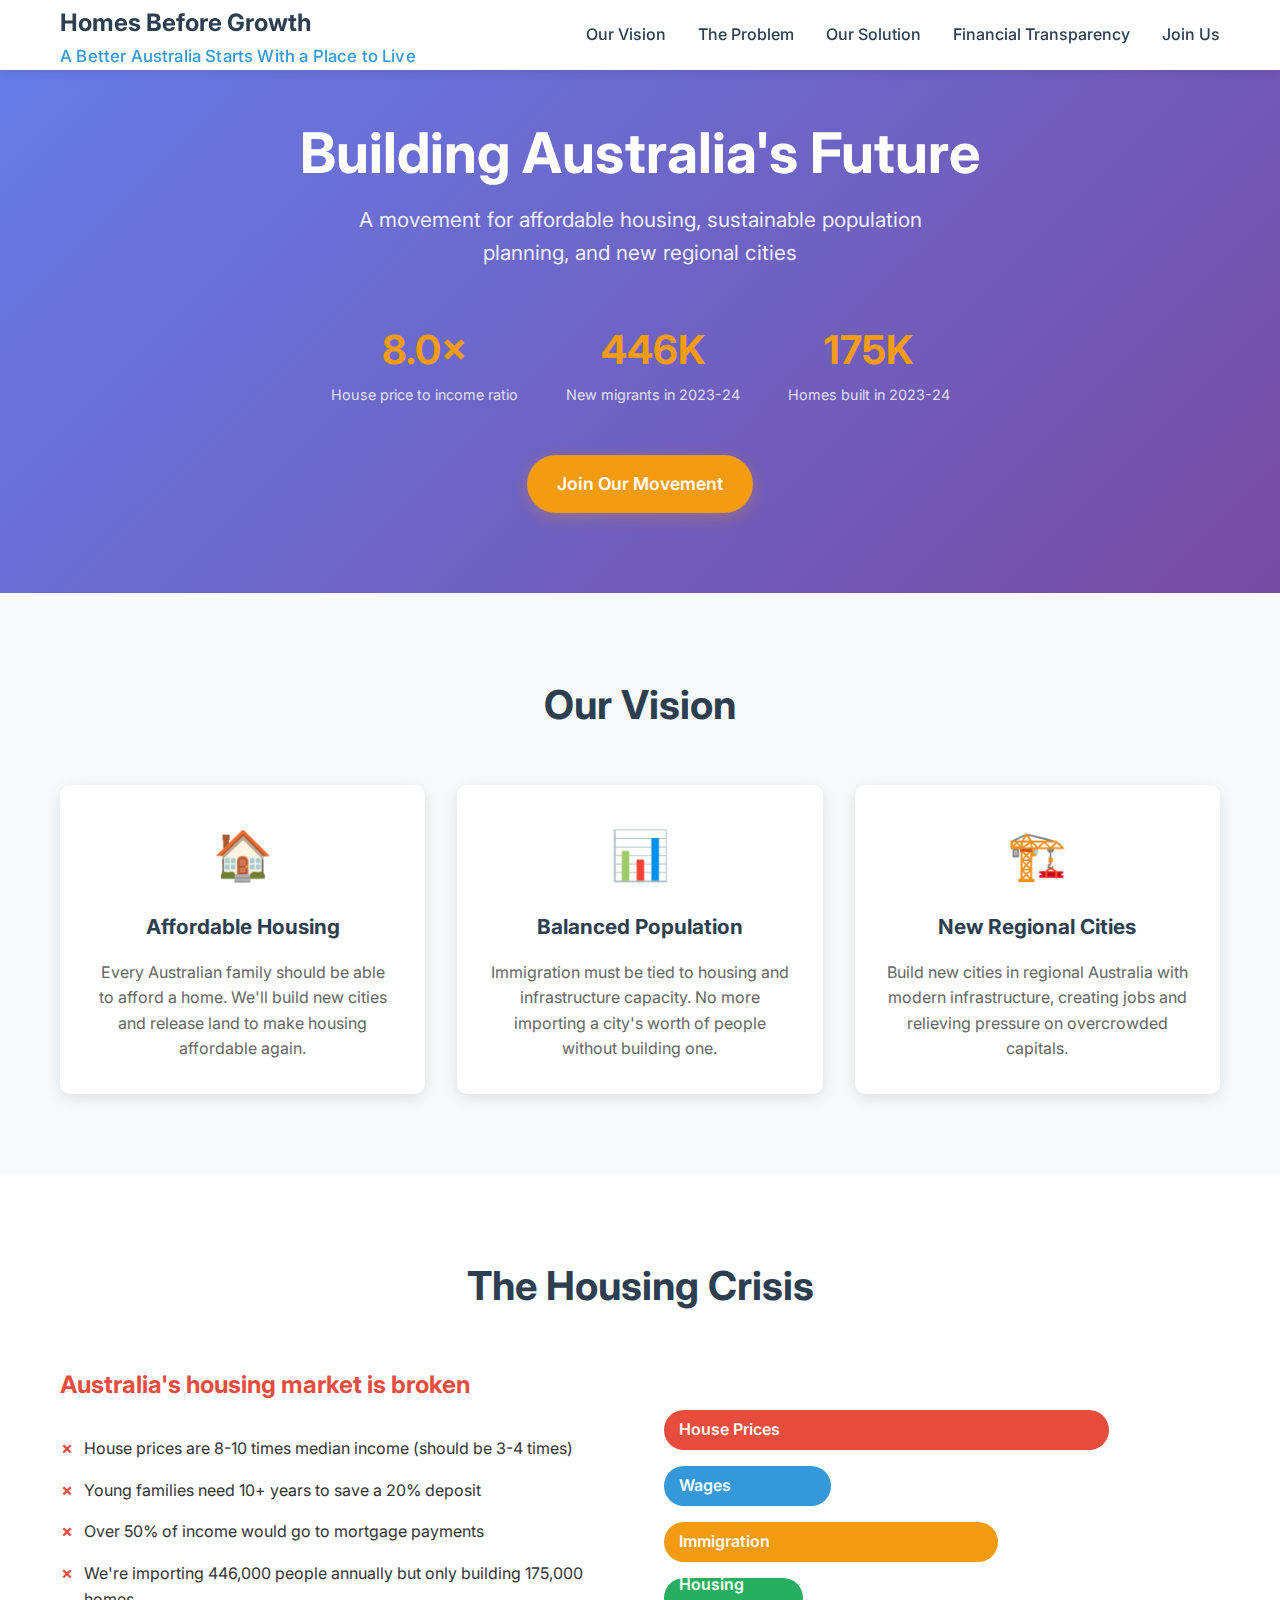
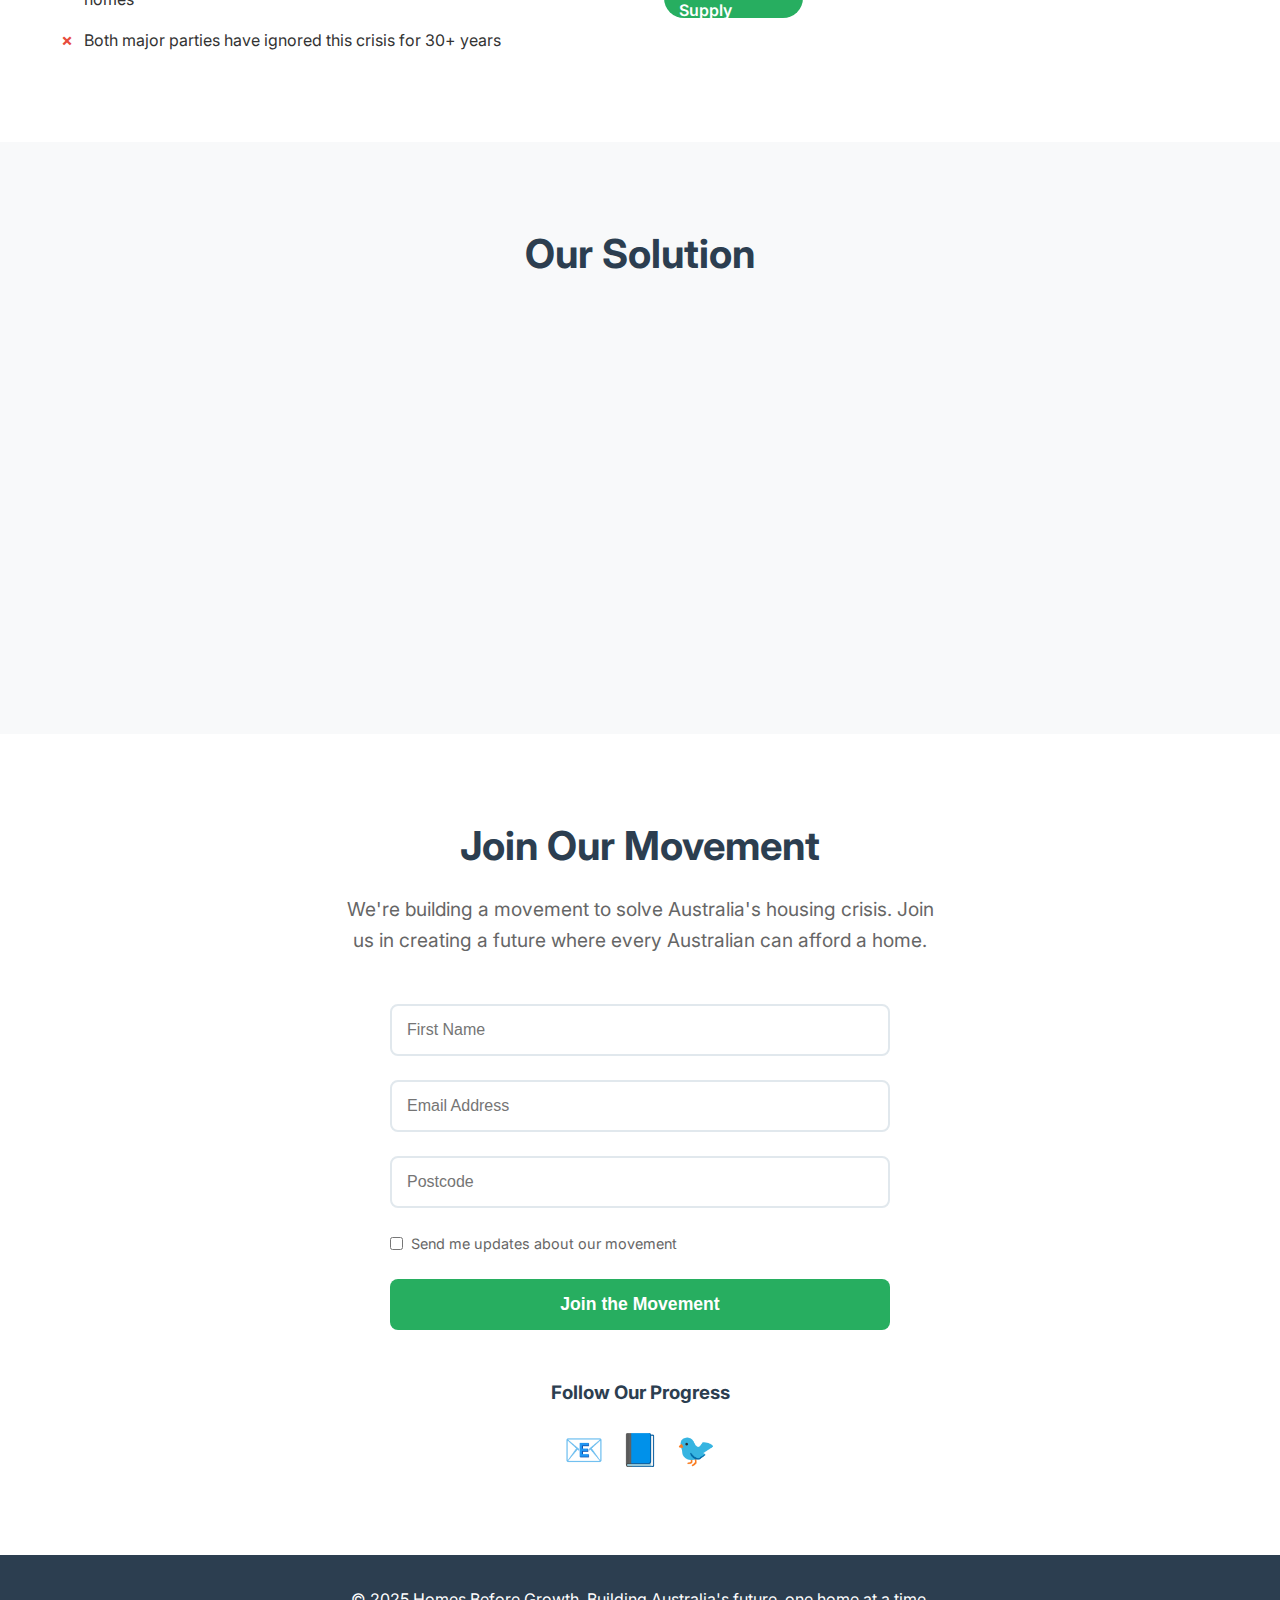
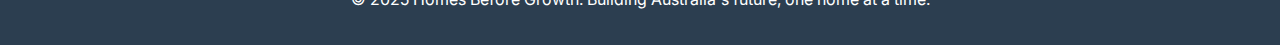
<file: index.html>
<!DOCTYPE html>
<html lang="en">
<head>
    <meta charset="UTF-8">
    <meta name="viewport" content="width=device-width, initial-scale=1.0">
    <title>Homes Before Growth - Building Australia's Future</title>
    <meta name="description" content="A movement for affordable housing, sustainable population planning, and new regional cities in Australia.">
    <link rel="stylesheet" href="styles.css">
    <link href="https://fonts.googleapis.com/css2?family=Inter:wght@300;400;500;600;700&display=swap" rel="stylesheet">
</head>
<body>
    <header class="header">
        <nav class="nav">
            <div class="nav-container">
                <div class="logo">
                    <h1>Homes Before Growth</h1>
                    <p class="slogan">A Better Australia Starts With a Place to Live</p>
                </div>
                <ul class="nav-menu">
                    <li><a href="#vision">Our Vision</a></li>
                    <li><a href="#problem">The Problem</a></li>
                    <li><a href="#solution">Our Solution</a></li>
                    <li><a href="transparency.html">Financial Transparency</a></li>
                    <li><a href="#join">Join Us</a></li>
                </ul>
            </div>
        </nav>
    </header>

    <main>
        <section class="hero">
            <div class="hero-container">
                <div class="hero-content">
                    <h1 class="hero-title">Building Australia's Future</h1>
                    <p class="hero-subtitle">A movement for affordable housing, sustainable population planning, and new regional cities</p>
                    <div class="hero-stats">
                        <div class="stat">
                            <span class="stat-number">8.0×</span>
                            <span class="stat-label">House price to income ratio</span>
                        </div>
                        <div class="stat">
                            <span class="stat-number">446K</span>
                            <span class="stat-label">New migrants in 2023-24</span>
                        </div>
                        <div class="stat">
                            <span class="stat-number">175K</span>
                            <span class="stat-label">Homes built in 2023-24</span>
                        </div>
                    </div>
                    <a href="#join" class="cta-button">Join Our Movement</a>
                </div>
            </div>
        </section>

        <section id="vision" class="vision">
            <div class="container">
                <h2>Our Vision</h2>
                <div class="vision-grid">
                    <div class="vision-card">
                        <div class="vision-icon">🏠</div>
                        <h3>Affordable Housing</h3>
                        <p>Every Australian family should be able to afford a home. We'll build new cities and release land to make housing affordable again.</p>
                    </div>
                    <div class="vision-card">
                        <div class="vision-icon">📊</div>
                        <h3>Balanced Population</h3>
                        <p>Immigration must be tied to housing and infrastructure capacity. No more importing a city's worth of people without building one.</p>
                    </div>
                    <div class="vision-card">
                        <div class="vision-icon">🏗️</div>
                        <h3>New Regional Cities</h3>
                        <p>Build new cities in regional Australia with modern infrastructure, creating jobs and relieving pressure on overcrowded capitals.</p>
                    </div>
                </div>
            </div>
        </section>

        <section id="problem" class="problem">
            <div class="container">
                <h2>The Housing Crisis</h2>
                <div class="problem-content">
                    <div class="problem-text">
                        <h3>Australia's housing market is broken</h3>
                        <ul>
                            <li>House prices are 8-10 times median income (should be 3-4 times)</li>
                            <li>Young families need 10+ years to save a 20% deposit</li>
                            <li>Over 50% of income would go to mortgage payments</li>
                            <li>We're importing 446,000 people annually but only building 175,000 homes</li>
                            <li>Both major parties have ignored this crisis for 30+ years</li>
                        </ul>
                    </div>
                    <div class="problem-chart">
                        <div class="chart-item">
                            <div class="chart-bar" style="width: 80%; background: #e74c3c;">
                                <span>House Prices</span>
                            </div>
                        </div>
                        <div class="chart-item">
                            <div class="chart-bar" style="width: 30%; background: #3498db;">
                                <span>Wages</span>
                            </div>
                        </div>
                        <div class="chart-item">
                            <div class="chart-bar" style="width: 60%; background: #f39c12;">
                                <span>Immigration</span>
                            </div>
                        </div>
                        <div class="chart-item">
                            <div class="chart-bar" style="width: 25%; background: #27ae60;">
                                <span>Housing Supply</span>
                            </div>
                        </div>
                    </div>
                </div>
            </div>
        </section>

        <section id="solution" class="solution">
            <div class="container">
                <h2>Our Solution</h2>
                <div class="solution-grid">
                    <div class="solution-card">
                        <h3>1. Link Immigration to Housing</h3>
                        <p>Establish a National Housing and Cities Authority that ties migration levels to measurable housing and infrastructure deliverables.</p>
                    </div>
                    <div class="solution-card">
                        <h3>2. Build New Regional Cities</h3>
                        <p>Create new cities in regional Australia with modern infrastructure, targeting areas with existing FIFO workforces and abundant land.</p>
                    </div>
                    <div class="solution-card">
                        <h3>3. Superannuation-Funded Infrastructure</h3>
                        <p>Use Australia's $3.7 trillion superannuation pool to fund nation-building infrastructure projects and affordable housing.</p>
                    </div>
                    <div class="solution-card">
                        <h3>4. Land Value Capture</h3>
                        <p>Government acquires land before rezoning, funds infrastructure through land value uplift, ensuring development-ready parcels.</p>
                    </div>
                </div>
            </div>
        </section>

        <section id="join" class="join">
            <div class="container">
                <h2>Join Our Movement</h2>
                <p class="join-intro">We're building a movement to solve Australia's housing crisis. Join us in creating a future where every Australian can afford a home.</p>
                
                <form class="signup-form" id="signupForm">
                    <div class="form-group">
                        <input type="text" id="firstName" name="firstName" placeholder="First Name" required>
                    </div>
                    <div class="form-group">
                        <input type="email" id="email" name="email" placeholder="Email Address" required>
                    </div>
                    <div class="form-group">
                        <input type="text" id="postcode" name="postcode" placeholder="Postcode" required>
                    </div>
                    <div class="form-group">
                        <label>
                            <input type="checkbox" id="newsletter" name="newsletter">
                            Send me updates about our movement
                        </label>
                    </div>
                    <button type="submit" class="submit-button">Join the Movement</button>
                </form>

                <div class="social-links">
                    <h3>Follow Our Progress</h3>
                    <div class="social-icons">
                        <a href="#" class="social-icon">📧</a>
                        <a href="#" class="social-icon">📘</a>
                        <a href="#" class="social-icon">🐦</a>
                    </div>
                </div>
            </div>
        </section>
    </main>

    <footer class="footer">
        <div class="container">
            <p>&copy; 2025 Homes Before Growth. Building Australia's future, one home at a time.</p>
        </div>
    </footer>

    <script src="script.js"></script>
</body>
</html>
</file>
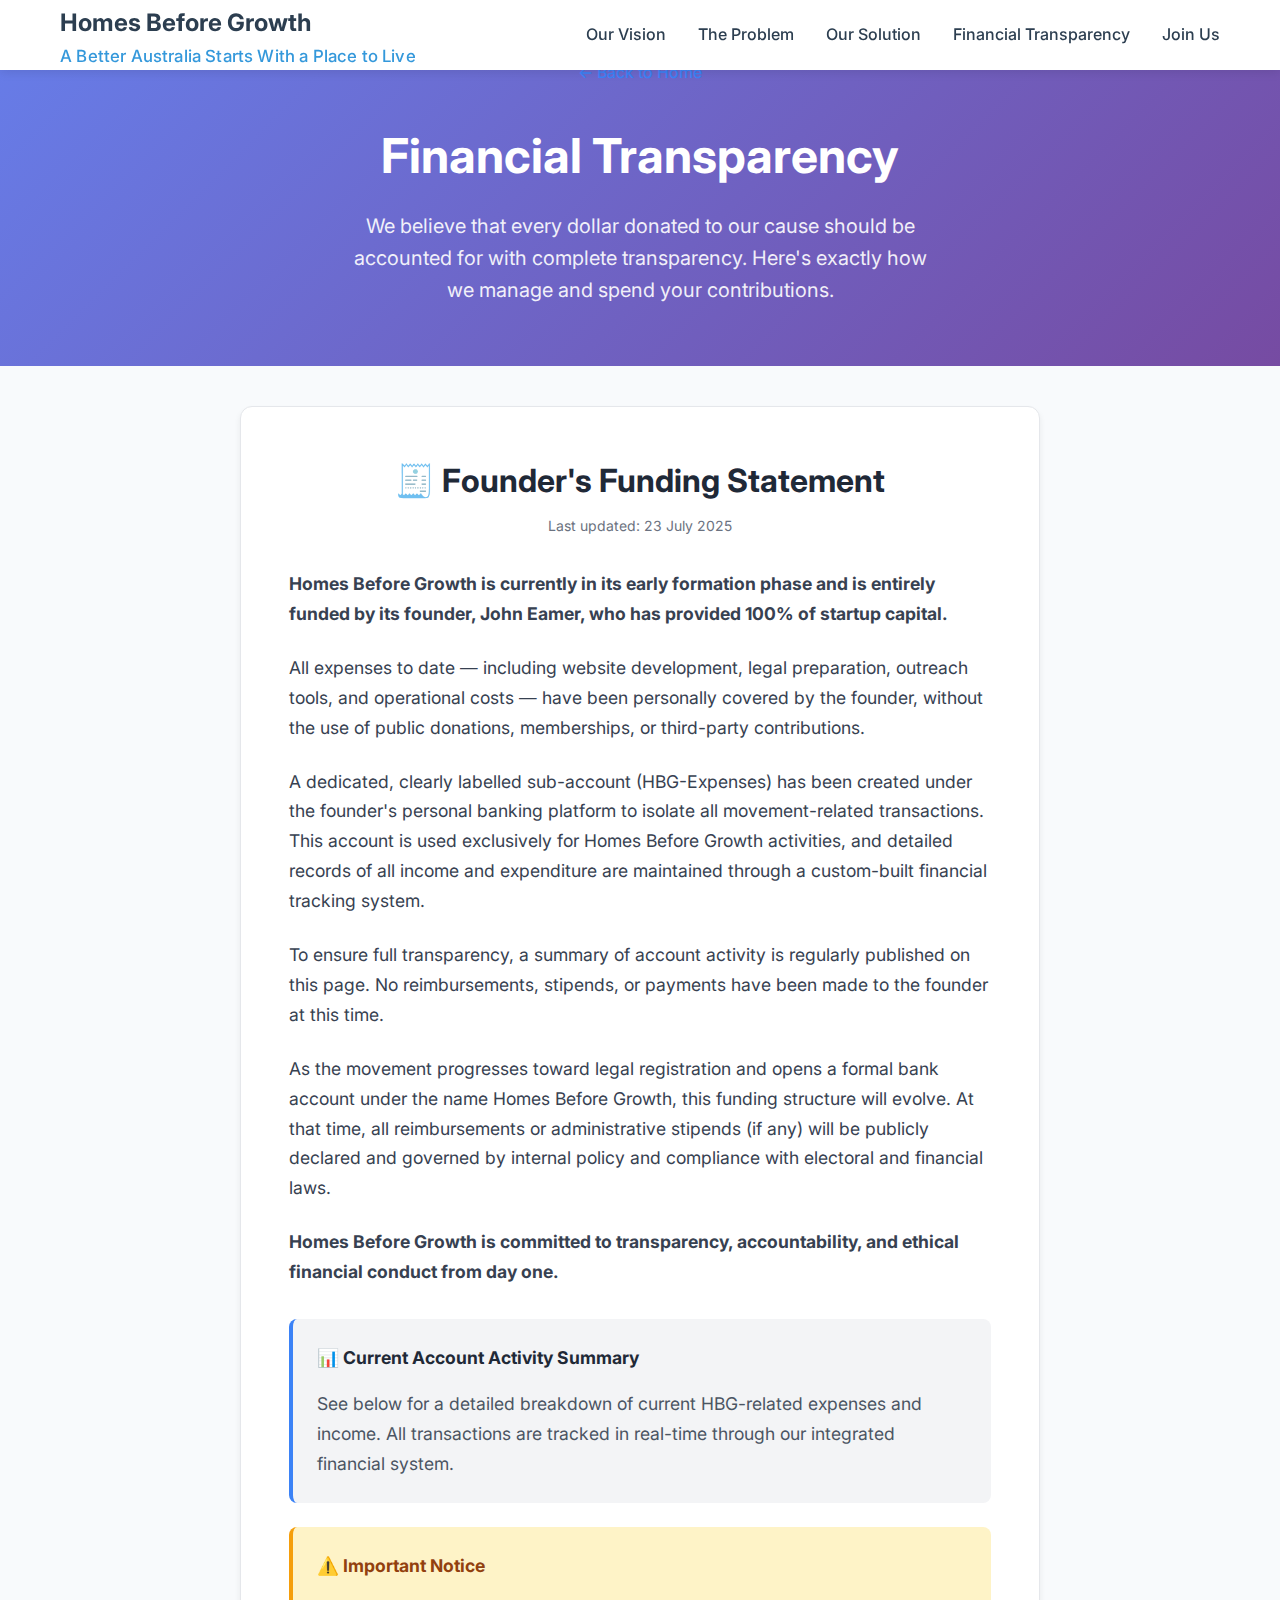
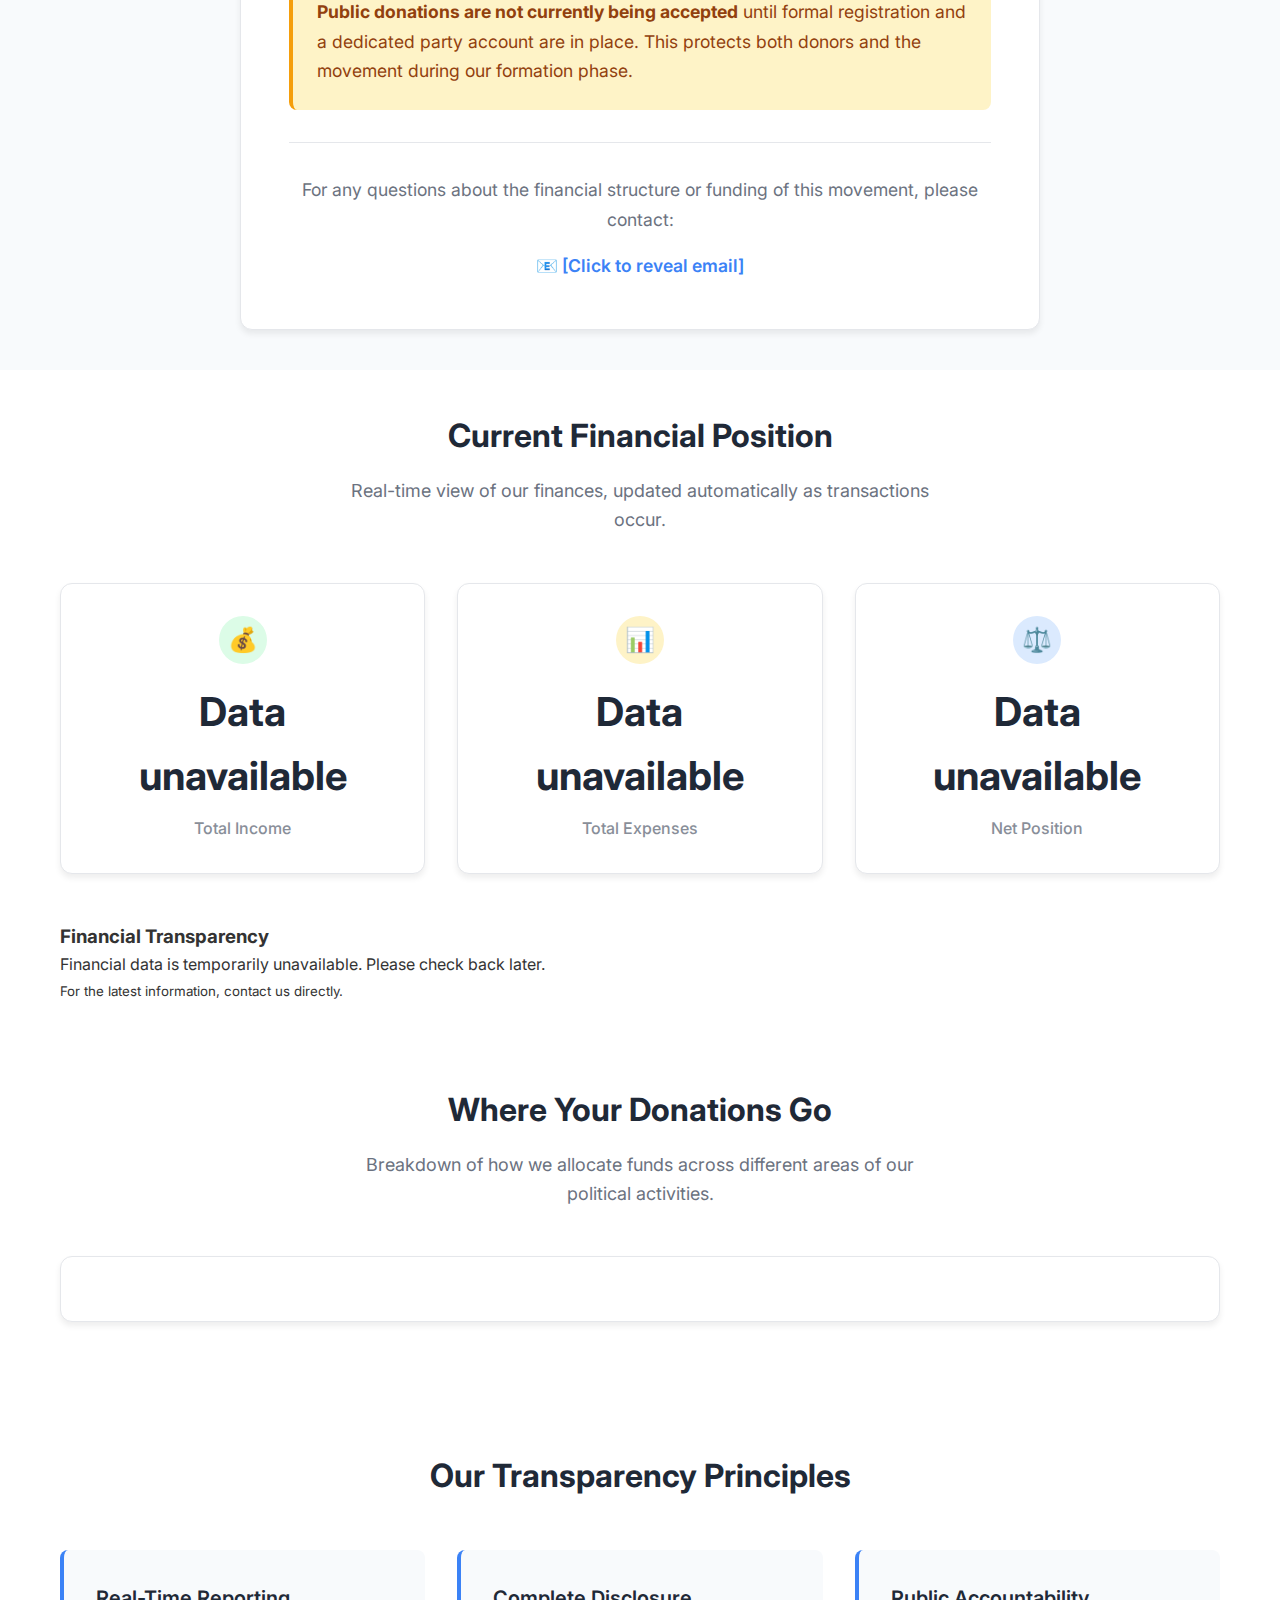
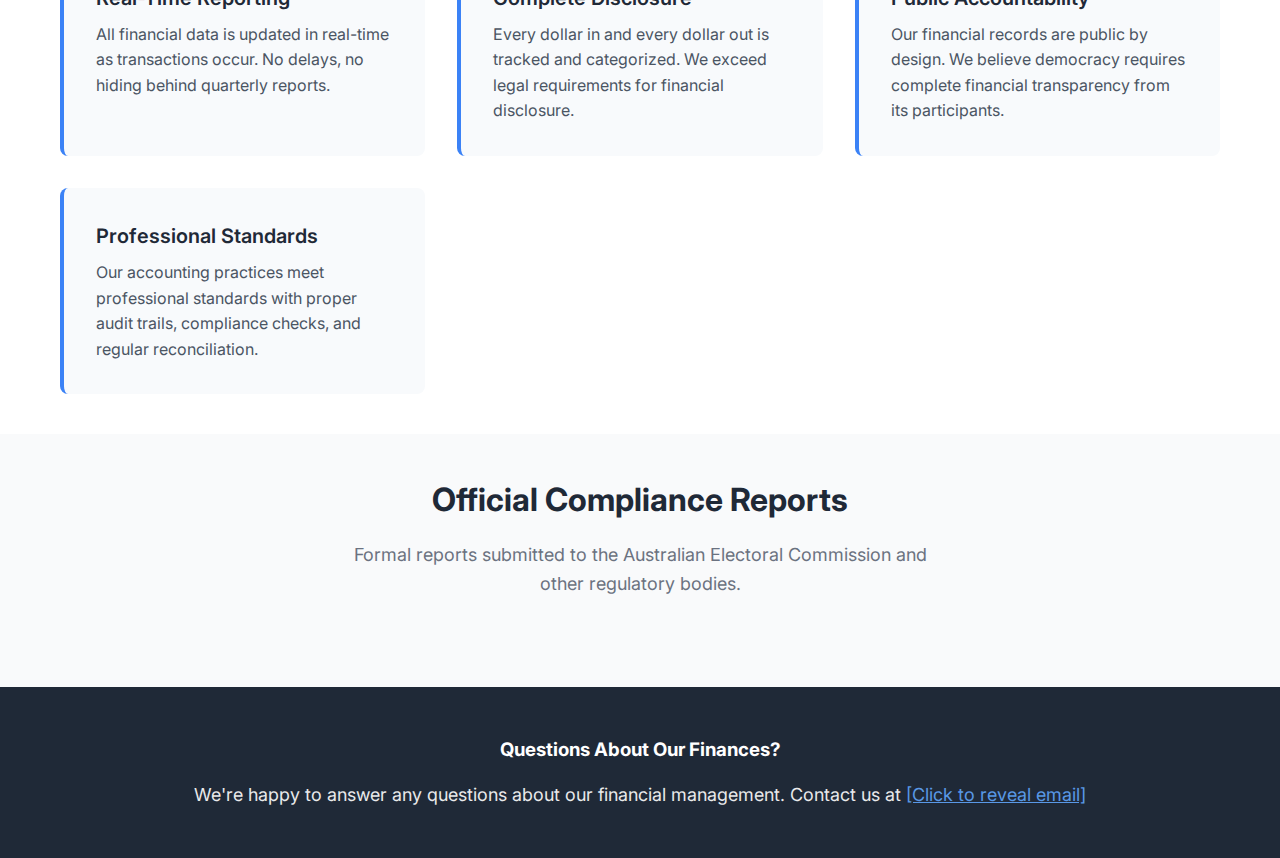
<file: transparency.html>
<!DOCTYPE html>
<html lang="en">
<head>
    <meta charset="UTF-8">
    <meta name="viewport" content="width=device-width, initial-scale=1.0">
    <title>Financial Transparency - Homes Before Growth</title>
    <meta name="description" content="Complete financial transparency for Homes Before Growth political party. Real-time financial data, expense breakdowns, and compliance reports.">
    <link rel="stylesheet" href="styles.css">
    <link href="https://fonts.googleapis.com/css2?family=Inter:wght@300;400;500;600;700&display=swap" rel="stylesheet">
    <style>
        .transparency-hero {
            background: linear-gradient(135deg, #667eea 0%, #764ba2 100%);
            color: white;
            padding: 60px 0;
            text-align: center;
        }
        
        /* Alternative email protection using CSS (uncomment if needed):
        .email-protection {
            direction: rtl;
            unicode-bidi: bidi-override;
        }
        */
        
        .hero-content h1 {
            font-size: 3rem;
            margin-bottom: 1rem;
            font-weight: 700;
        }
        
        .hero-content p {
            font-size: 1.25rem;
            max-width: 600px;
            margin: 0 auto;
            opacity: 0.9;
        }
        
        .transparency-section {
            padding: 40px 0;
        }
        
        .section-title {
            font-size: 2rem;
            margin-bottom: 1rem;
            color: #1f2937;
            text-align: center;
        }
        
        .section-subtitle {
            font-size: 1.125rem;
            color: #6b7280;
            text-align: center;
            margin-bottom: 3rem;
            max-width: 600px;
            margin-left: auto;
            margin-right: auto;
        }
        
        .stats-grid {
            display: grid;
            grid-template-columns: repeat(auto-fit, minmax(250px, 1fr));
            gap: 2rem;
            margin-bottom: 3rem;
        }
        
        .stat-card {
            background: white;
            border-radius: 12px;
            padding: 2rem;
            box-shadow: 0 4px 6px rgba(0, 0, 0, 0.07);
            border: 1px solid #e5e7eb;
            text-align: center;
        }
        
        .stat-icon {
            width: 48px;
            height: 48px;
            margin: 0 auto 1rem;
            border-radius: 50%;
            display: flex;
            align-items: center;
            justify-content: center;
            font-size: 1.5rem;
        }
        
        .stat-icon.income { background: #dcfce7; color: #166534; }
        .stat-icon.expenses { background: #fef3c7; color: #92400e; }
        .stat-icon.net { background: #dbeafe; color: #1d4ed8; }
        
        .stat-value {
            font-size: 2.5rem;
            font-weight: 700;
            margin-bottom: 0.5rem;
            color: #1f2937;
        }
        
        .stat-label {
            font-size: 1rem;
            color: #6b7280;
            font-weight: 500;
        }
        
        .chart-container {
            background: white;
            border-radius: 12px;
            padding: 2rem;
            box-shadow: 0 4px 6px rgba(0, 0, 0, 0.07);
            border: 1px solid #e5e7eb;
            margin-bottom: 3rem;
        }
        
        .principles-grid {
            display: grid;
            grid-template-columns: repeat(auto-fit, minmax(300px, 1fr));
            gap: 2rem;
            margin-top: 3rem;
        }
        
        .principle-card {
            background: #f8fafc;
            border-radius: 8px;
            padding: 2rem;
            border-left: 4px solid #3b82f6;
        }
        
        .principle-title {
            font-size: 1.25rem;
            font-weight: 600;
            color: #1f2937;
            margin-bottom: 0.5rem;
        }
        
        .principle-text {
            color: #4b5563;
            line-height: 1.6;
        }
        
        .reports-section {
            background: #f9fafb;
            padding: 40px 0;
        }
        
        .report-item {
            background: white;
            border-radius: 8px;
            padding: 1.5rem;
            margin-bottom: 1rem;
            box-shadow: 0 1px 3px rgba(0, 0, 0, 0.1);
            display: flex;
            justify-content: space-between;
            align-items: center;
        }
        
        .report-info h4 {
            margin: 0 0 0.5rem 0;
            color: #1f2937;
        }
        
        .report-meta {
            font-size: 0.875rem;
            color: #6b7280;
        }
        
        .download-btn {
            background: #3b82f6;
            color: white;
            padding: 0.5rem 1rem;
            border-radius: 6px;
            text-decoration: none;
            font-weight: 500;
            transition: background 0.2s;
        }
        
        .download-btn:hover {
            background: #2563eb;
        }
        
        .contact-section {
            text-align: center;
            padding: 3rem 0;
            background: #1f2937;
            color: white;
        }
        
        .contact-section h3 {
            margin-bottom: 1rem;
        }
        
        .contact-section p {
            font-size: 1.125rem;
            opacity: 0.9;
        }
        
        .back-to-home {
            display: inline-block;
            margin-bottom: 2rem;
            color: #3b82f6;
            text-decoration: none;
            font-weight: 500;
        }
        
        .back-to-home:hover {
            text-decoration: underline;
        }
    </style>
</head>
<body>
    <header class="header">
        <nav class="nav">
            <div class="nav-container">
                <div class="logo">
                    <h1>Homes Before Growth</h1>
                    <p class="slogan">A Better Australia Starts With a Place to Live</p>
                </div>
                <ul class="nav-menu">
                    <li><a href="index.html#vision">Our Vision</a></li>
                    <li><a href="index.html#problem">The Problem</a></li>
                    <li><a href="index.html#solution">Our Solution</a></li>
                    <li><a href="transparency.html">Financial Transparency</a></li>
                    <li><a href="index.html#join">Join Us</a></li>
                </ul>
            </div>
        </nav>
    </header>

    <!-- Hero Section -->
    <section class="transparency-hero">
        <div class="container">
            <a href="index.html" class="back-to-home">← Back to Home</a>
            <div class="hero-content">
                <h1>Financial Transparency</h1>
                <p>We believe that every dollar donated to our cause should be accounted for with complete transparency. Here's exactly how we manage and spend your contributions.</p>
            </div>
        </div>
    </section>
    
    <!-- Founder's Funding Statement -->
    <section class="transparency-section" style="background: #f8fafc;">
        <div class="container">
            <div style="max-width: 800px; margin: 0 auto; background: white; padding: 3rem; border-radius: 12px; box-shadow: 0 4px 6px rgba(0, 0, 0, 0.07); border: 1px solid #e5e7eb;">
                <div style="text-align: center; margin-bottom: 2rem;">
                    <h2 style="font-size: 2rem; color: #1f2937; margin-bottom: 0.5rem;">🧾 Founder's Funding Statement</h2>
                    <p style="color: #6b7280; font-size: 0.875rem;">Last updated: 23 July 2025</p>
                </div>
                
                <div style="line-height: 1.7; color: #374151; font-size: 1.1rem;">
                    <p style="margin-bottom: 1.5rem;">
                        <strong>Homes Before Growth is currently in its early formation phase and is entirely funded by its founder, John Eamer, who has provided 100% of startup capital.</strong>
                    </p>
                    
                    <p style="margin-bottom: 1.5rem;">
                        All expenses to date — including website development, legal preparation, outreach tools, and operational costs — have been personally covered by the founder, without the use of public donations, memberships, or third-party contributions.
                    </p>
                    
                    <p style="margin-bottom: 1.5rem;">
                        A dedicated, clearly labelled sub-account (HBG-Expenses) has been created under the founder's personal banking platform to isolate all movement-related transactions. This account is used exclusively for Homes Before Growth activities, and detailed records of all income and expenditure are maintained through a custom-built financial tracking system.
                    </p>
                    
                    <p style="margin-bottom: 1.5rem;">
                        To ensure full transparency, a summary of account activity is regularly published on this page. No reimbursements, stipends, or payments have been made to the founder at this time.
                    </p>
                    
                    <p style="margin-bottom: 1.5rem;">
                        As the movement progresses toward legal registration and opens a formal bank account under the name Homes Before Growth, this funding structure will evolve. At that time, all reimbursements or administrative stipends (if any) will be publicly declared and governed by internal policy and compliance with electoral and financial laws.
                    </p>
                    
                    <p style="margin-bottom: 2rem;">
                        <strong>Homes Before Growth is committed to transparency, accountability, and ethical financial conduct from day one.</strong>
                    </p>
                    
                    <div style="background: #f3f4f6; padding: 1.5rem; border-radius: 8px; border-left: 4px solid #3b82f6;">
                        <h4 style="margin: 0 0 1rem 0; color: #1f2937;">📊 Current Account Activity Summary</h4>
                        <p style="margin: 0; color: #4b5563;">
                            See below for a detailed breakdown of current HBG-related expenses and income. All transactions are tracked in real-time through our integrated financial system.
                        </p>
                    </div>
                    
                    <div style="background: #fef3c7; padding: 1.5rem; border-radius: 8px; border-left: 4px solid #f59e0b; margin-top: 1.5rem;">
                        <h4 style="margin: 0 0 1rem 0; color: #92400e;">⚠️ Important Notice</h4>
                        <p style="margin: 0; color: #92400e;">
                            <strong>Public donations are not currently being accepted</strong> until formal registration and a dedicated party account are in place. This protects both donors and the movement during our formation phase.
                        </p>
                    </div>
                    
                    <div style="text-align: center; margin-top: 2rem; padding-top: 2rem; border-top: 1px solid #e5e7eb;">
                        <p style="margin-bottom: 1rem; color: #6b7280;">
                            For any questions about the financial structure or funding of this movement, please contact:
                        </p>
                        <a href="#" onclick="sendEmail()" style="color: #3b82f6; text-decoration: none; font-weight: 600; font-size: 1.1rem;">
                            📧 <span id="email-display">[Click to reveal email]</span>
                        </a>
                    </div>
                </div>
            </div>
        </div>
    </section>
    
    <!-- Current Financial Position -->
    <section class="transparency-section">
        <div class="container">
            <h2 class="section-title">Current Financial Position</h2>
            <p class="section-subtitle">Real-time view of our finances, updated automatically as transactions occur.</p>
            
            <div class="stats-grid">
                <div class="stat-card">
                    <div class="stat-icon income">💰</div>
                    <div class="stat-value" id="total-income-display">Loading...</div>
                    <div class="stat-label">Total Income</div>
                </div>
                <div class="stat-card">
                    <div class="stat-icon expenses">📊</div>
                    <div class="stat-value" id="total-expenses-display">Loading...</div>
                    <div class="stat-label">Total Expenses</div>
                </div>
                <div class="stat-card">
                    <div class="stat-icon net">⚖️</div>
                    <div class="stat-value" id="net-position-display">Loading...</div>
                    <div class="stat-label">Net Position</div>
                </div>
            </div>
            
            <!-- Detailed Financial Widget -->
            <div id="hbg-financial-widget"></div>
        </div>
    </section>
    
    <!-- Expense Breakdown Chart -->
    <section class="transparency-section">
        <div class="container">
            <h2 class="section-title">Where Your Donations Go</h2>
            <p class="section-subtitle">Breakdown of how we allocate funds across different areas of our political activities.</p>
            
            <div class="chart-container">
                <div id="expense-chart">
                    <!-- Chart will be loaded here -->
                </div>
            </div>
        </div>
    </section>
    
    <!-- Our Transparency Principles -->
    <section class="transparency-section">
        <div class="container">
            <h2 class="section-title">Our Transparency Principles</h2>
            
            <div class="principles-grid">
                <div class="principle-card">
                    <h3 class="principle-title">Real-Time Reporting</h3>
                    <p class="principle-text">All financial data is updated in real-time as transactions occur. No delays, no hiding behind quarterly reports.</p>
                </div>
                
                <div class="principle-card">
                    <h3 class="principle-title">Complete Disclosure</h3>
                    <p class="principle-text">Every dollar in and every dollar out is tracked and categorized. We exceed legal requirements for financial disclosure.</p>
                </div>
                
                <div class="principle-card">
                    <h3 class="principle-title">Public Accountability</h3>
                    <p class="principle-text">Our financial records are public by design. We believe democracy requires complete financial transparency from its participants.</p>
                </div>
                
                <div class="principle-card">
                    <h3 class="principle-title">Professional Standards</h3>
                    <p class="principle-text">Our accounting practices meet professional standards with proper audit trails, compliance checks, and regular reconciliation.</p>
                </div>
            </div>
        </div>
    </section>
    
    <!-- Official Reports -->
    <section class="reports-section">
        <div class="container">
            <h2 class="section-title">Official Compliance Reports</h2>
            <p class="section-subtitle">Formal reports submitted to the Australian Electoral Commission and other regulatory bodies.</p>
            
            <div id="compliance-reports">
                <!-- Reports will be loaded here -->
            </div>
        </div>
    </section>
    
    <!-- Contact Section -->
    <section class="contact-section">
        <div class="container">
            <h3>Questions About Our Finances?</h3>
            <p>We're happy to answer any questions about our financial management. Contact us at <a href="#" onclick="sendEmailFooter()" style="color: #60a5fa;"><span id="footer-email">[Click to reveal email]</span></a></p>
        </div>
    </section>
    
    <!-- Load the financial widget -->
    <script src="financial-widget.js"></script>
    
    <!-- Initialize page-specific functionality -->
    <script>
        document.addEventListener('DOMContentLoaded', async function() {
            // Initialize the main financial widget
            const widget = new HBGFinancialWidget('hbg-financial-widget', {
                apiBase: 'https://hbg-budget-app-7.onrender.com',
                showRecent: true,
                maxCategories: 8
            });
            
            // Load summary stats for the hero cards
            try {
                const response = await fetch('https://hbg-budget-app-7.onrender.com/api/public/financial-summary');
                const data = await response.json();
                
                // Update hero stats
                document.getElementById('total-income-display').textContent = 
                    '$' + data.summary.totalIncome.toLocaleString('en-AU');
                document.getElementById('total-expenses-display').textContent = 
                    '$' + data.summary.totalExpenses.toLocaleString('en-AU');
                document.getElementById('net-position-display').textContent = 
                    '$' + data.summary.netPosition.toLocaleString('en-AU');
                
                // Load expense chart
                loadExpenseChart(data.expensesByCategory);
                
                // Load compliance reports
                loadComplianceReports();
                
            } catch (error) {
                console.error('Failed to load financial data:', error);
                // Fallback display
                document.getElementById('total-income-display').textContent = 'Data unavailable';
                document.getElementById('total-expenses-display').textContent = 'Data unavailable';
                document.getElementById('net-position-display').textContent = 'Data unavailable';
            }
        });
        
        function loadExpenseChart(categories) {
            const chartContainer = document.getElementById('expense-chart');
            
            if (categories.length === 0) {
                chartContainer.innerHTML = '<p style="text-align: center; color: #6b7280;">No expense data available yet.</p>';
                return;
            }
            
            const total = categories.reduce((sum, cat) => sum + Number(cat.amount), 0);
            
            chartContainer.innerHTML = `
                <h4 style="margin-bottom: 1.5rem; color: #374151;">Expense Distribution</h4>
                <div style="display: grid; gap: 1rem;">
                    ${categories.map(cat => {
                        const percentage = (Number(cat.amount) / total * 100).toFixed(1);
                        return `
                            <div style="display: flex; align-items: center; gap: 1rem;">
                                <span style="flex: 1; font-weight: 500;">${cat.category}</span>
                                <span style="width: 100px; text-align: right;">$${Number(cat.amount).toLocaleString('en-AU')}</span>
                                <span style="width: 60px; text-align: right; color: #6b7280;">${percentage}%</span>
                                <div style="flex: 2; background: #e5e7eb; height: 8px; border-radius: 4px; overflow: hidden;">
                                    <div style="background: #3b82f6; height: 100%; width: ${percentage}%; transition: width 0.3s ease;"></div>
                                </div>
                            </div>
                        `;
                    }).join('')}
                </div>
            `;
        }
        
        async function loadComplianceReports() {
            try {
                const response = await fetch('https://hbg-budget-app-7.onrender.com/api/public/quarterly-reports');
                const data = await response.json();
                
                const reportsContainer = document.getElementById('compliance-reports');
                
                if (data.reports.length === 0) {
                    reportsContainer.innerHTML = '<p style="text-align: center; color: #6b7280;">No compliance reports available yet.</p>';
                    return;
                }
                
                reportsContainer.innerHTML = data.reports.map(report => `
                    <div class="report-item">
                        <div class="report-info">
                            <h4>${report.reportType} - ${report.financialYear}</h4>
                            <div class="report-meta">
                                Submitted: ${new Date(report.submittedAt).toLocaleDateString('en-AU')} | 
                                Income: $${Number(report.totalIncome).toLocaleString('en-AU')} | 
                                Expenses: $${Number(report.totalExpenses).toLocaleString('en-AU')}
                            </div>
                        </div>
                        <a href="#" class="download-btn" onclick="downloadReport('${report.id}')">Download PDF</a>
                    </div>
                `).join('');
                
            } catch (error) {
                console.error('Failed to load compliance reports:', error);
                document.getElementById('compliance-reports').innerHTML = 
                    '<p style="text-align: center; color: #6b7280;">Compliance reports temporarily unavailable.</p>';
            }
        }
        
        function downloadReport(reportId) {
            // This would integrate with your API to generate/download the actual report
            alert('Report download functionality will be implemented when the admin system is deployed.');
        }
        
        // Email protection function
        function sendEmail() {
            const emailParts = ['treasurer', '@', 'homesbeforegrowth', '.', 'org'];
            const email = emailParts.join('');
            const emailDisplay = document.getElementById('email-display');
            
            // Show the email address
            emailDisplay.textContent = email;
            
            // Create mailto link and open email client
            const mailtoLink = 'mailto:' + email + '?subject=HBG Financial Inquiry';
            window.location.href = mailtoLink;
            
            // Optional: Add a small delay and then hide the email again
            setTimeout(() => {
                emailDisplay.textContent = '[Click to reveal email]';
            }, 5000);
        }
        
        // Footer email protection function
        function sendEmailFooter() {
            const emailParts = ['treasurer', '@', 'homesbeforegrowth', '.', 'org'];
            const email = emailParts.join('');
            const emailDisplay = document.getElementById('footer-email');
            
            // Show the email address
            emailDisplay.textContent = email;
            
            // Create mailto link and open email client
            const mailtoLink = 'mailto:' + email + '?subject=HBG Financial Inquiry';
            window.location.href = mailtoLink;
            
            // Optional: Add a small delay and then hide the email again
            setTimeout(() => {
                emailDisplay.textContent = '[Click to reveal email]';
            }, 5000);
        }
    </script>
</body>
</html>
</file>
<file: styles.css>
/* Reset and base styles */
* {
    margin: 0;
    padding: 0;
    box-sizing: border-box;
}

body {
    font-family: 'Inter', -apple-system, BlinkMacSystemFont, 'Segoe UI', Roboto, sans-serif;
    line-height: 1.6;
    color: #333;
    background-color: #fff;
}

.container {
    max-width: 1200px;
    margin: 0 auto;
    padding: 0 20px;
}

/* Header and Navigation */
.header {
    background: #fff;
    box-shadow: 0 2px 10px rgba(0,0,0,0.1);
    position: fixed;
    top: 0;
    width: 100%;
    z-index: 1000;
}

.nav-container {
    max-width: 1200px;
    margin: 0 auto;
    padding: 0 20px;
    display: flex;
    justify-content: space-between;
    align-items: center;
    height: 70px;
}

.logo h1 {
    font-size: 1.5rem;
    font-weight: 700;
    color: #2c3e50;
}

.logo .slogan {
    font-size: 1.05rem;
    color: #3498db;
    font-weight: 500;
    margin-top: 0.2rem;
    letter-spacing: 0.01em;
    line-height: 1.2;
}

.nav-menu {
    display: flex;
    list-style: none;
    gap: 2rem;
}

.nav-menu a {
    text-decoration: none;
    color: #2c3e50;
    font-weight: 500;
    transition: color 0.3s ease;
}

.nav-menu a:hover {
    color: #3498db;
}

/* Hero Section */
.hero {
    background: linear-gradient(135deg, #667eea 0%, #764ba2 100%);
    color: white;
    padding: 120px 0 80px;
    text-align: center;
}

.hero-container {
    max-width: 1200px;
    margin: 0 auto;
    padding: 0 20px;
}

.hero-title {
    font-size: 3.5rem;
    font-weight: 700;
    margin-bottom: 1rem;
    line-height: 1.2;
}

.hero-subtitle {
    font-size: 1.3rem;
    margin-bottom: 3rem;
    opacity: 0.9;
    max-width: 600px;
    margin-left: auto;
    margin-right: auto;
}

.hero-stats {
    display: flex;
    justify-content: center;
    gap: 3rem;
    margin-bottom: 3rem;
    flex-wrap: wrap;
}

.stat {
    text-align: center;
}

.stat-number {
    display: block;
    font-size: 2.5rem;
    font-weight: 700;
    color: #f39c12;
}

.stat-label {
    font-size: 0.9rem;
    opacity: 0.8;
}

.cta-button {
    display: inline-block;
    background: #f39c12;
    color: white;
    padding: 15px 30px;
    text-decoration: none;
    border-radius: 50px;
    font-weight: 600;
    font-size: 1.1rem;
    transition: all 0.3s ease;
    box-shadow: 0 4px 15px rgba(243, 156, 18, 0.3);
}

.cta-button:hover {
    background: #e67e22;
    transform: translateY(-2px);
    box-shadow: 0 6px 20px rgba(243, 156, 18, 0.4);
}

/* Vision Section */
.vision {
    padding: 80px 0;
    background: #f8f9fa;
}

.vision h2 {
    text-align: center;
    font-size: 2.5rem;
    margin-bottom: 3rem;
    color: #2c3e50;
}

.vision-grid {
    display: grid;
    grid-template-columns: repeat(auto-fit, minmax(300px, 1fr));
    gap: 2rem;
}

.vision-card {
    background: white;
    padding: 2rem;
    border-radius: 10px;
    box-shadow: 0 4px 15px rgba(0,0,0,0.1);
    text-align: center;
    transition: transform 0.3s ease;
}

.vision-card:hover {
    transform: translateY(-5px);
}

.vision-icon {
    font-size: 3rem;
    margin-bottom: 1rem;
}

.vision-card h3 {
    font-size: 1.3rem;
    margin-bottom: 1rem;
    color: #2c3e50;
}

.vision-card p {
    color: #666;
    line-height: 1.6;
}

/* Problem Section */
.problem {
    padding: 80px 0;
}

.problem h2 {
    text-align: center;
    font-size: 2.5rem;
    margin-bottom: 3rem;
    color: #2c3e50;
}

.problem-content {
    display: grid;
    grid-template-columns: 1fr 1fr;
    gap: 3rem;
    align-items: center;
}

.problem-text h3 {
    font-size: 1.5rem;
    margin-bottom: 1.5rem;
    color: #e74c3c;
}

.problem-text ul {
    list-style: none;
}

.problem-text li {
    padding: 0.5rem 0;
    position: relative;
    padding-left: 1.5rem;
}

.problem-text li:before {
    content: "✗";
    position: absolute;
    left: 0;
    color: #e74c3c;
    font-weight: bold;
}

.problem-chart {
    display: flex;
    flex-direction: column;
    gap: 1rem;
}

.chart-item {
    display: flex;
    align-items: center;
    gap: 1rem;
}

.chart-bar {
    height: 40px;
    border-radius: 20px;
    display: flex;
    align-items: center;
    padding: 0 15px;
    color: white;
    font-weight: 600;
    min-width: 100px;
    transition: width 0.3s ease;
}

/* Solution Section */
.solution {
    padding: 80px 0;
    background: #f8f9fa;
}

.solution h2 {
    text-align: center;
    font-size: 2.5rem;
    margin-bottom: 3rem;
    color: #2c3e50;
}

.solution-grid {
    display: grid;
    grid-template-columns: repeat(auto-fit, minmax(250px, 1fr));
    gap: 2rem;
}

.solution-card {
    background: white;
    padding: 2rem;
    border-radius: 10px;
    box-shadow: 0 4px 15px rgba(0,0,0,0.1);
    border-left: 4px solid #3498db;
}

.solution-card h3 {
    color: #2c3e50;
    margin-bottom: 1rem;
    font-size: 1.2rem;
}

.solution-card p {
    color: #666;
    line-height: 1.6;
}

/* Join Section */
.join {
    padding: 80px 0;
    text-align: center;
}

.join h2 {
    font-size: 2.5rem;
    margin-bottom: 1rem;
    color: #2c3e50;
}

.join-intro {
    font-size: 1.2rem;
    margin-bottom: 3rem;
    color: #666;
    max-width: 600px;
    margin-left: auto;
    margin-right: auto;
}

.signup-form {
    max-width: 500px;
    margin: 0 auto 3rem;
    text-align: left;
}

.form-group {
    margin-bottom: 1.5rem;
}

.form-group input[type="text"],
.form-group input[type="email"] {
    width: 100%;
    padding: 15px;
    border: 2px solid #e1e8ed;
    border-radius: 8px;
    font-size: 1rem;
    transition: border-color 0.3s ease;
}

.form-group input:focus {
    outline: none;
    border-color: #3498db;
}

.form-group label {
    display: flex;
    align-items: center;
    gap: 0.5rem;
    color: #666;
    font-size: 0.9rem;
}

.submit-button {
    width: 100%;
    background: #27ae60;
    color: white;
    padding: 15px;
    border: none;
    border-radius: 8px;
    font-size: 1.1rem;
    font-weight: 600;
    cursor: pointer;
    transition: background 0.3s ease;
}

.submit-button:hover {
    background: #229954;
}

.social-links {
    margin-top: 3rem;
}

.social-links h3 {
    margin-bottom: 1rem;
    color: #2c3e50;
}

.social-icons {
    display: flex;
    justify-content: center;
    gap: 1rem;
}

.social-icon {
    font-size: 2rem;
    text-decoration: none;
    transition: transform 0.3s ease;
}

.social-icon:hover {
    transform: scale(1.1);
}

/* Footer */
.footer {
    background: #2c3e50;
    color: white;
    text-align: center;
    padding: 2rem 0;
}

/* Responsive Design */
@media (max-width: 768px) {
    .nav-menu {
        display: none;
    }
    
    .hero-title {
        font-size: 2.5rem;
    }
    
    .hero-stats {
        flex-direction: column;
        gap: 1.5rem;
    }
    
    .problem-content {
        grid-template-columns: 1fr;
    }
    
    .vision-grid {
        grid-template-columns: 1fr;
    }
    
    .solution-grid {
        grid-template-columns: 1fr;
    }
}

/* Animations */
@keyframes fadeInUp {
    from {
        opacity: 0;
        transform: translateY(30px);
    }
    to {
        opacity: 1;
        transform: translateY(0);
    }
}

.vision-card,
.solution-card {
    animation: fadeInUp 0.6s ease-out;
}

/* Chart animation */
.chart-bar {
    animation: growBar 1s ease-out;
}

@keyframes growBar {
    from {
        width: 0;
    }
}
</file>
